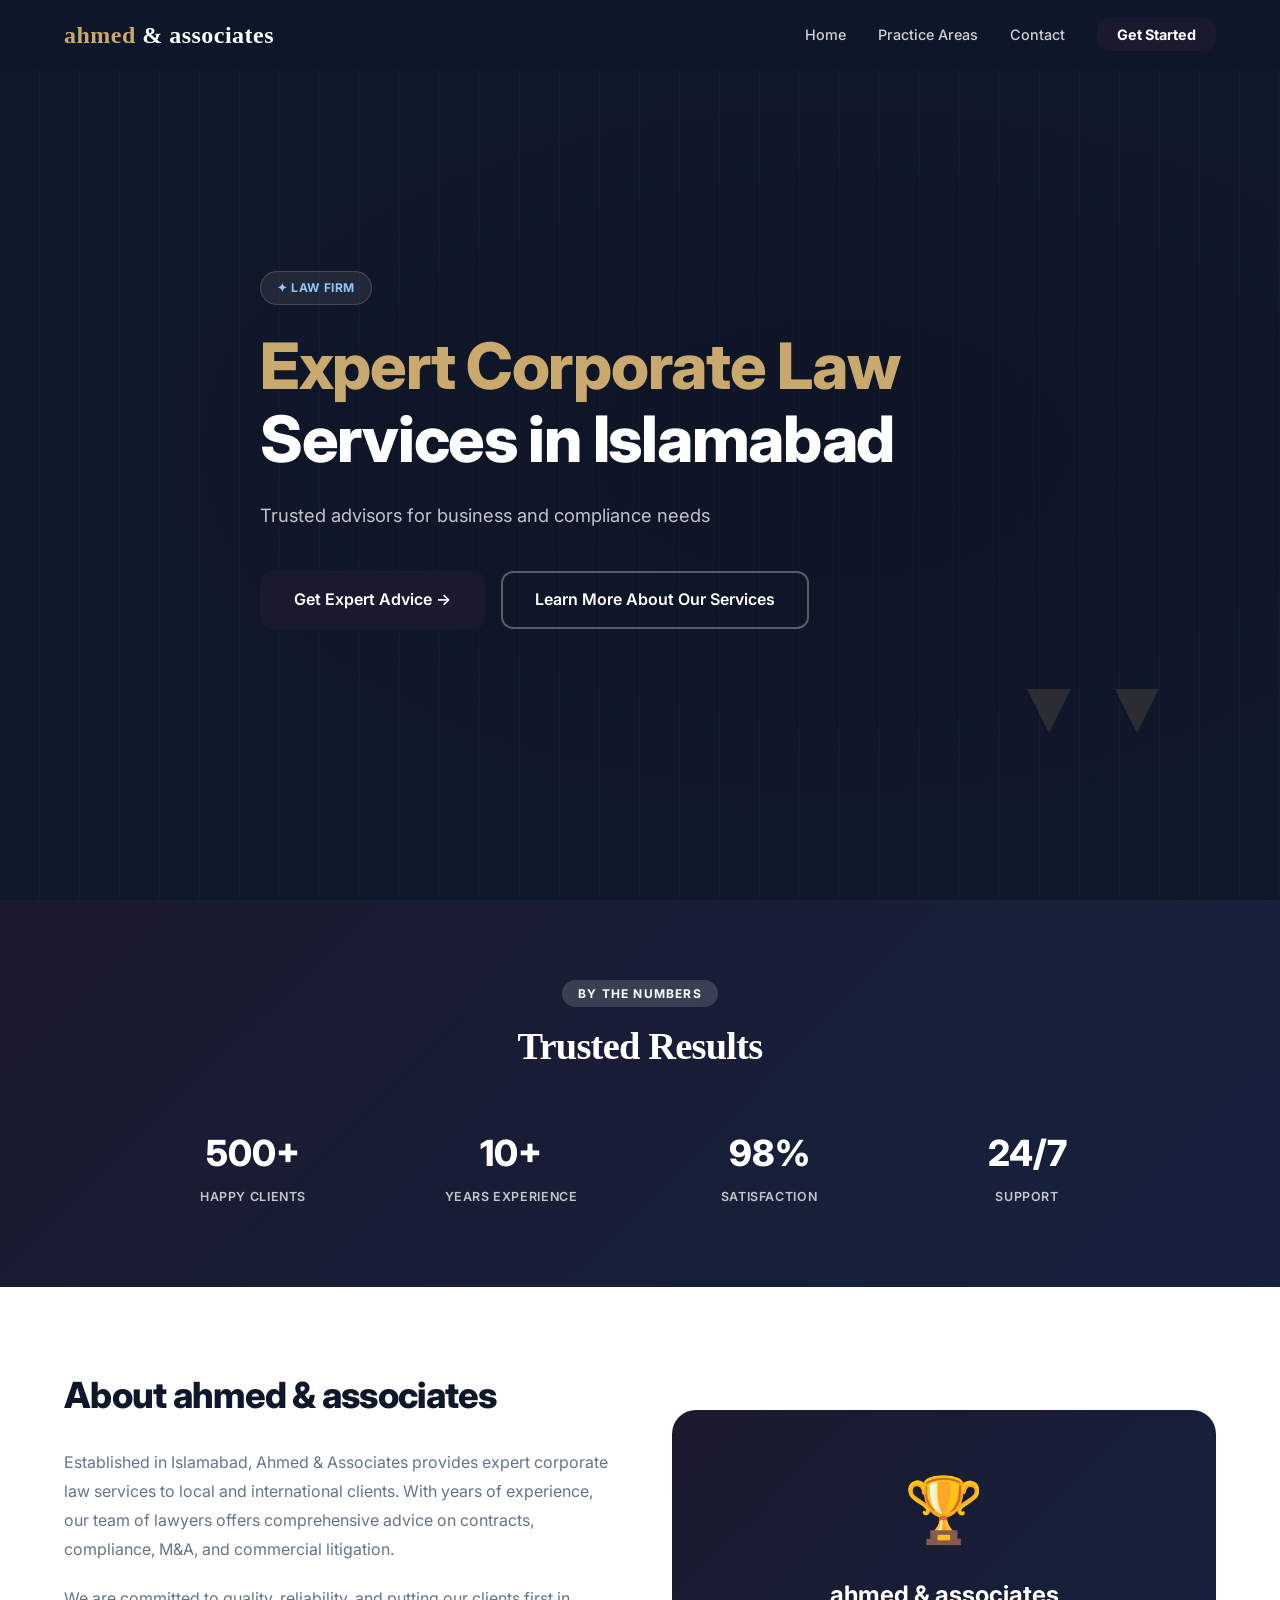
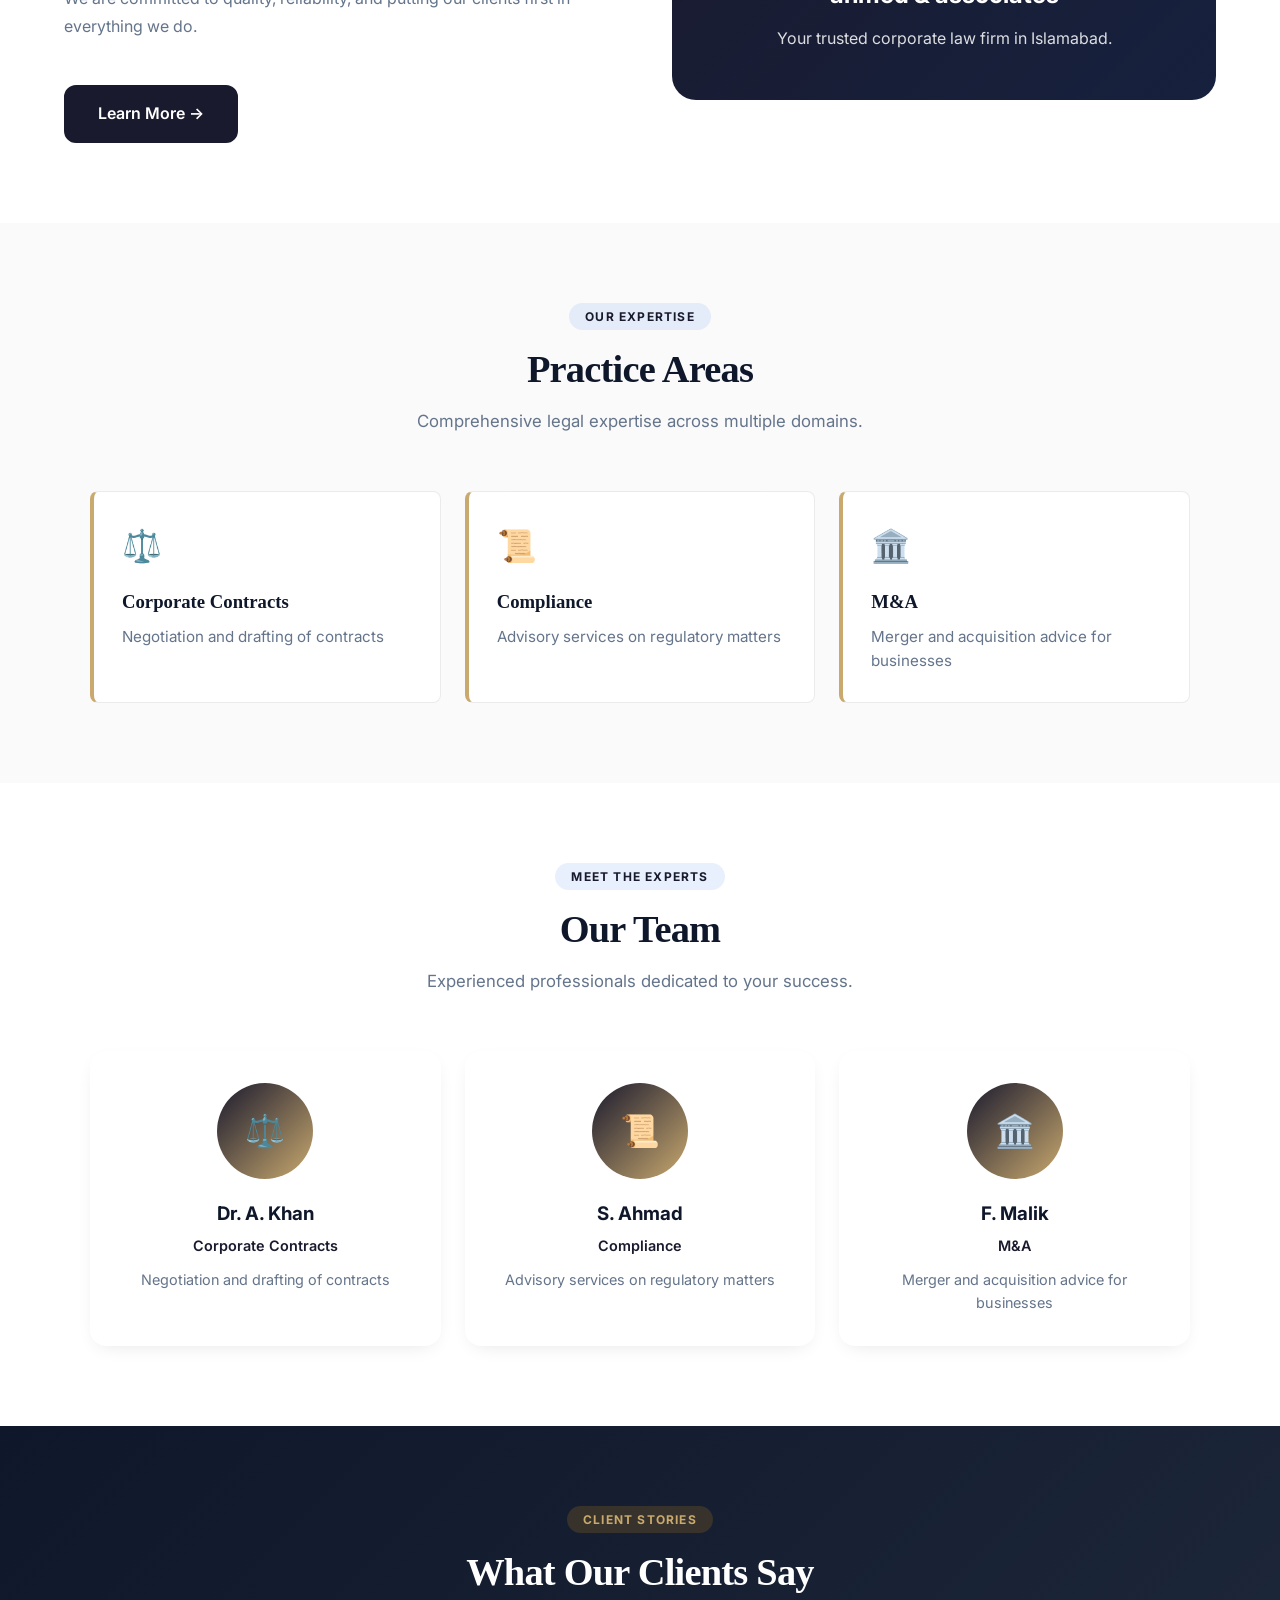
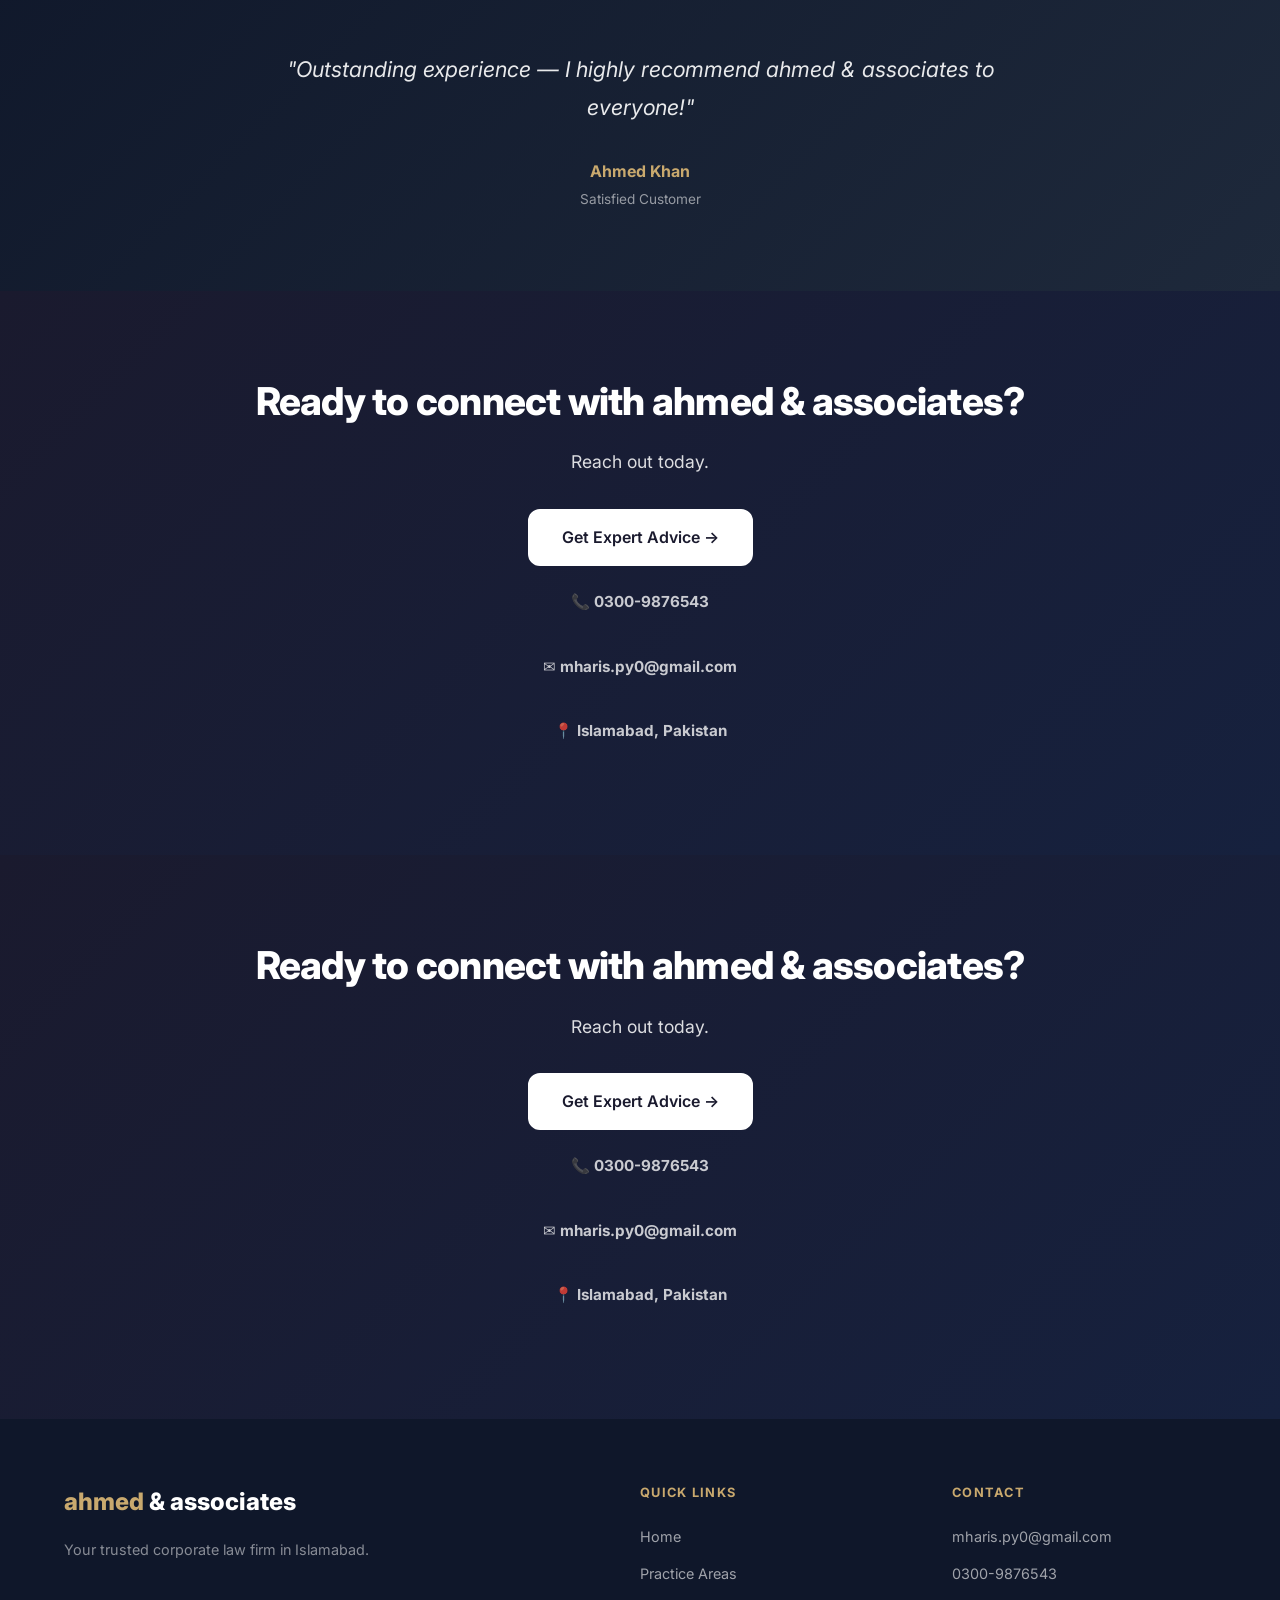
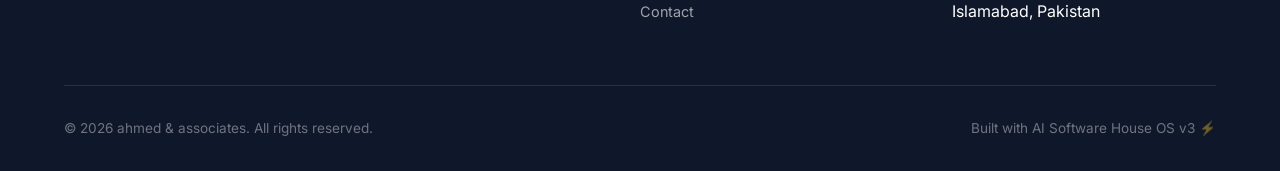
<file: index.html>
<!DOCTYPE html>
<html lang="en">
<head>
  <meta charset="UTF-8">
  <meta name="viewport" content="width=device-width,initial-scale=1.0">
  <title>ahmed & associates - LAW FIRM</title>
  <meta name="description" content="Trusted advisors for business and compliance needs">
  <link rel="preconnect" href="https://fonts.googleapis.com">
  <link href="https://fonts.googleapis.com/css2?family=Inter:wght@400;500;600;700;800&display=swap" rel="stylesheet">
  <link rel="stylesheet" href="styles.css">
</head>
<body>

  <nav class="navbar">
    <div class="container nav-inner">
      <div class="nav-brand"><span>ahmed</span> & associates</div>
      <ul class="nav-links">
          <li><a href="index.html">Home</a></li>
          <li><a href="practice-areas.html">Practice Areas</a></li>
          <li><a href="contact.html">Contact</a></li>
          <li><a href="#contact" class="nav-cta">Get Started</a></li>
      </ul>
      <div class="hamburger"><span></span><span></span><span></span></div>
    </div>
  </nav>

  
  <section class="hero" id="home">
    <div class="hero-deco" aria-hidden="true"><svg viewBox="0 0 200 200" xmlns="http://www.w3.org/2000/svg">
      <path d="M100 30 L 100 180 M60 60 L 140 60 M50 90 Q 60 130 70 90 M130 90 Q 140 130 150 90 M85 175 L 115 175" stroke="currentColor" stroke-width="2" fill="none"/>
      <path d="M40 90 L 80 90 L 60 130 Z" />
      <path d="M120 90 L 160 90 L 140 130 Z" />
    </svg></div>
    <div class="container">
      <div class="hero-content">
        <div class="hero-badge">✦ LAW FIRM</div>
        <h1><em>Expert Corporate Law</em> Services in Islamabad</h1>
        <p class="hero-sub">Trusted advisors for business and compliance needs</p>
        <div class="hero-btns">
          <a href="#contact" class="btn btn-primary">Get Expert Advice →</a>
          <a href="#services" class="btn btn-outline">Learn More About Our Services</a>
        </div>
      </div>
    </div>
  </section>

  <section id="stats" style="background:linear-gradient(135deg,var(--primary) 0%,var(--secondary) 100%);color:var(--white);padding:5rem 0">
    <div class="container">
      <div class="section-header" style="color:var(--white)">
        <span class="section-tag" style="background:rgba(255,255,255,.15);color:var(--white);border-color:rgba(255,255,255,.25)">By the Numbers</span>
        <h2 style="color:var(--white);margin-bottom:0">Trusted Results</h2>
      </div>
      <div class="stats-grid" style="max-width:1000px;margin:2rem auto 0;color:var(--white);display:grid;grid-template-columns:repeat(auto-fit,minmax(200px,1fr));gap:2rem;text-align:center"><div class="stat-item"><span class="stat-number">500+</span><div class="stat-label">Happy Clients</div></div><div class="stat-item"><span class="stat-number">10+</span><div class="stat-label">Years Experience</div></div><div class="stat-item"><span class="stat-number">98%</span><div class="stat-label">Satisfaction</div></div><div class="stat-item"><span class="stat-number">24/7</span><div class="stat-label">Support</div></div></div>
    </div>
  </section>

  <section id="about">
    <div class="container">
      <div class="about-grid">
        <div class="about-content fade-in">
          <h2>About ahmed & associates</h2>
          <p>Established in Islamabad, Ahmed & Associates provides expert corporate law services to local and international clients. With years of experience, our team of lawyers offers comprehensive advice on contracts, compliance, M&A, and commercial litigation.</p>
          <p>We are committed to quality, reliability, and putting our clients first in everything we do.</p>
          <a href="#contact" class="btn btn-primary" style="margin-top:1.5rem">Learn More →</a>
        </div>
        <div class="about-visual fade-in">
          <div class="about-visual-icon">🏆</div>
          <h3>ahmed & associates</h3>
          <p>Your trusted corporate law firm in Islamabad.</p>
        </div>
      </div>
    </div>
  </section>

  <section id="practice-areas" style="background:#fafafa">
    <div class="container">
      <div class="section-header">
        <span class="section-tag">Our Expertise</span>
        <h2>Practice Areas</h2>
        <p>Comprehensive legal expertise across multiple domains.</p>
      </div>
      <div style="display:grid;grid-template-columns:repeat(auto-fit,minmax(300px,1fr));gap:1.5rem;max-width:1100px;margin:0 auto">
        
        <div class="practice-area fade-in" style="border:1px solid rgba(0,0,0,.08);border-left:4px solid var(--accent);border-radius:.5rem;padding:1.75rem;background:var(--white);transition:all .3s ease">
          <div style="font-size:2rem;margin-bottom:1rem;color:var(--primary)">⚖️</div>
          <h3 style="margin:0 0 .5rem 0;color:var(--dark);font-family:Georgia,serif">Corporate Contracts</h3>
          <p style="margin:0;color:var(--gray);line-height:1.6;font-size:.95rem">Negotiation and drafting of contracts</p>
        </div>
        <div class="practice-area fade-in" style="border:1px solid rgba(0,0,0,.08);border-left:4px solid var(--accent);border-radius:.5rem;padding:1.75rem;background:var(--white);transition:all .3s ease">
          <div style="font-size:2rem;margin-bottom:1rem;color:var(--primary)">📜</div>
          <h3 style="margin:0 0 .5rem 0;color:var(--dark);font-family:Georgia,serif">Compliance</h3>
          <p style="margin:0;color:var(--gray);line-height:1.6;font-size:.95rem">Advisory services on regulatory matters</p>
        </div>
        <div class="practice-area fade-in" style="border:1px solid rgba(0,0,0,.08);border-left:4px solid var(--accent);border-radius:.5rem;padding:1.75rem;background:var(--white);transition:all .3s ease">
          <div style="font-size:2rem;margin-bottom:1rem;color:var(--primary)">🏛️</div>
          <h3 style="margin:0 0 .5rem 0;color:var(--dark);font-family:Georgia,serif">M&A</h3>
          <p style="margin:0;color:var(--gray);line-height:1.6;font-size:.95rem">Merger and acquisition advice for businesses</p>
        </div>
      </div>
    </div>
  </section>

  <section id="team">
    <div class="container">
      <div class="section-header">
        <span class="section-tag">Meet the Experts</span>
        <h2>Our Team</h2>
        <p>Experienced professionals dedicated to your success.</p>
      </div>
      <div style="display:grid;grid-template-columns:repeat(auto-fit,minmax(280px,1fr));gap:1.5rem;max-width:1100px;margin:0 auto">
        
          <div class="team-card fade-in" style="text-align:center;background:var(--white);border-radius:1rem;padding:2rem 1.5rem;box-shadow:0 6px 20px -8px rgba(0,0,0,.12)">
            <div style="width:96px;height:96px;border-radius:50%;background:linear-gradient(135deg,var(--primary),var(--accent));display:flex;align-items:center;justify-content:center;font-size:2rem;color:var(--white);margin:0 auto 1.25rem">
              ⚖️
            </div>
            <h3 style="margin:0 0 .35rem;color:var(--dark)">Dr. A. Khan</h3>
            <div style="color:var(--primary);font-weight:600;font-size:.9rem;margin-bottom:.75rem">Corporate Contracts</div>
            <p style="margin:0;color:var(--gray);font-size:.9rem;line-height:1.55">Negotiation and drafting of contracts</p>
          </div>
          <div class="team-card fade-in" style="text-align:center;background:var(--white);border-radius:1rem;padding:2rem 1.5rem;box-shadow:0 6px 20px -8px rgba(0,0,0,.12)">
            <div style="width:96px;height:96px;border-radius:50%;background:linear-gradient(135deg,var(--primary),var(--accent));display:flex;align-items:center;justify-content:center;font-size:2rem;color:var(--white);margin:0 auto 1.25rem">
              📜
            </div>
            <h3 style="margin:0 0 .35rem;color:var(--dark)">S. Ahmad</h3>
            <div style="color:var(--primary);font-weight:600;font-size:.9rem;margin-bottom:.75rem">Compliance</div>
            <p style="margin:0;color:var(--gray);font-size:.9rem;line-height:1.55">Advisory services on regulatory matters</p>
          </div>
          <div class="team-card fade-in" style="text-align:center;background:var(--white);border-radius:1rem;padding:2rem 1.5rem;box-shadow:0 6px 20px -8px rgba(0,0,0,.12)">
            <div style="width:96px;height:96px;border-radius:50%;background:linear-gradient(135deg,var(--primary),var(--accent));display:flex;align-items:center;justify-content:center;font-size:2rem;color:var(--white);margin:0 auto 1.25rem">
              🏛️
            </div>
            <h3 style="margin:0 0 .35rem;color:var(--dark)">F. Malik</h3>
            <div style="color:var(--primary);font-weight:600;font-size:.9rem;margin-bottom:.75rem">M&A</div>
            <p style="margin:0;color:var(--gray);font-size:.9rem;line-height:1.55">Merger and acquisition advice for businesses</p>
          </div>
      </div>
    </div>
  </section>

  <section class="testimonial-section" id="testimonials">
    <div class="container">
      <div class="section-header">
        <span class="section-tag" style="background:rgba(245,158,11,.15);color:var(--accent)">Client Stories</span>
        <h2 style="color:var(--white)">What Our Clients Say</h2>
      </div>
      <p class="test-quote fade-in">"Outstanding experience — I highly recommend ahmed & associates to everyone!"</p>
      <p class="test-author">Ahmed Khan</p>
      <p class="test-role">Satisfied Customer</p>
    </div>
  </section>

  <section class="cta-section" id="contact">
    <div class="container">
      <h2>Ready to connect with ahmed & associates?</h2>
      <p>Reach out today.</p>
      <a href="tel:0300-9876543" class="btn btn-white">Get Expert Advice →</a>
      <div class="contact-info">
        <p>📞 <strong><a href="tel:0300-9876543" style="color:inherit;text-decoration:none">0300-9876543</a></strong></p>
        <p>✉ <strong><a href="mailto:mharis.py0@gmail.com" style="color:inherit;text-decoration:none">mharis.py0@gmail.com</a></strong></p>
        <p>📍 <strong>Islamabad, Pakistan</strong></p>
      </div>
    </div>
  </section>

  <section class="cta-section" id="contact">
    <div class="container">
      <h2>Ready to connect with ahmed & associates?</h2>
      <p>Reach out today.</p>
      <a href="tel:0300-9876543" class="btn btn-white">Get Expert Advice →</a>
      <div class="contact-info">
        <p>📞 <strong><a href="tel:0300-9876543" style="color:inherit;text-decoration:none">0300-9876543</a></strong></p>
        <p>✉ <strong><a href="mailto:mharis.py0@gmail.com" style="color:inherit;text-decoration:none">mharis.py0@gmail.com</a></strong></p>
        <p>📍 <strong>Islamabad, Pakistan</strong></p>
      </div>
    </div>
  </section>

  <footer class="footer">
    <div class="container">
      <div class="footer-grid">
        <div>
          <div class="footer-brand"><span>ahmed</span> & associates</div>
          <p class="footer-tagline">Your trusted corporate law firm in Islamabad.</p>
        </div>
        <div class="footer-col">
          <h4>Quick Links</h4>
          <ul>
            <li><a href="index.html">Home</a></li>
            <li><a href="practice-areas.html">Practice Areas</a></li>
            <li><a href="contact.html">Contact</a></li>
          </ul>
        </div>
        <div class="footer-col">
          <h4>Contact</h4>
          <ul>
            <li><a href="mailto:mharis.py0@gmail.com">mharis.py0@gmail.com</a></li>
            <li><a href="tel:0300-9876543">0300-9876543</a></li>
            <li>Islamabad, Pakistan</li>
          </ul>
        </div>
      </div>
      <div class="footer-bottom">
        <p>© 2026 ahmed & associates. All rights reserved.</p>
        <p>Built with AI Software House OS v3 ⚡</p>
      </div>
    </div>
  </footer>

  <script src="script.js"></script>
</body>
</html>
</file>
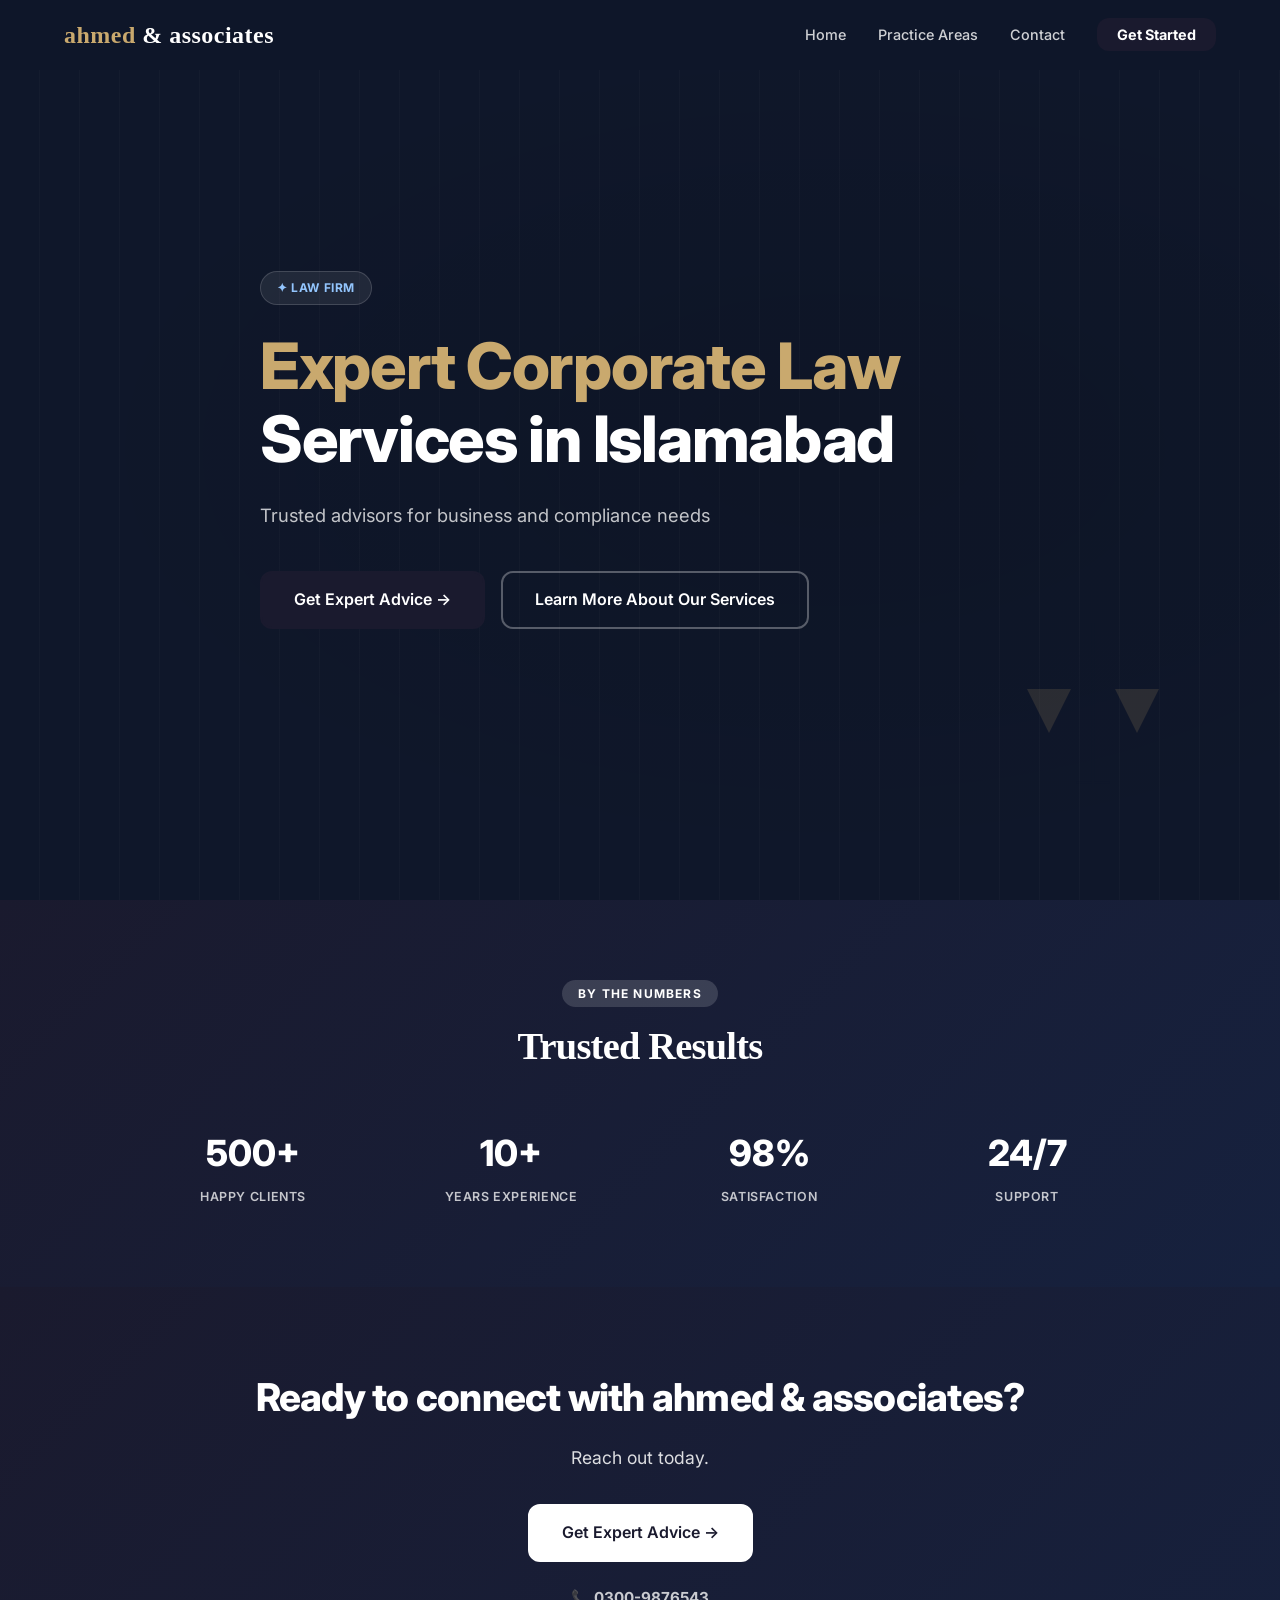
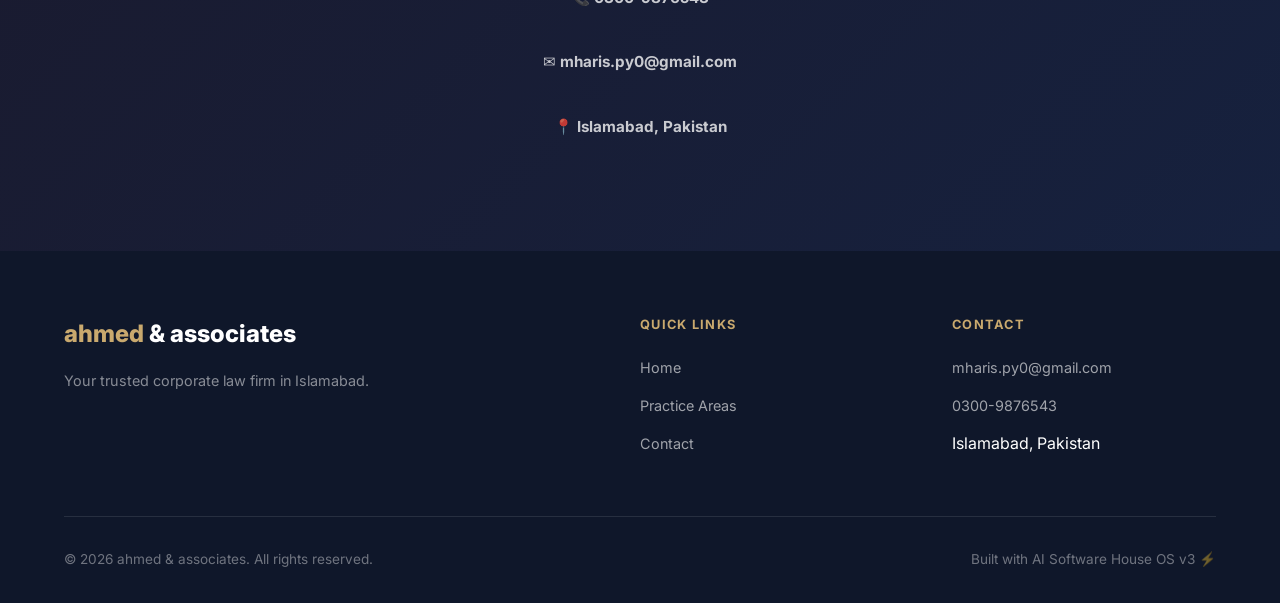
<file: contact.html>
<!DOCTYPE html>
<html lang="en">
<head>
  <meta charset="UTF-8">
  <meta name="viewport" content="width=device-width,initial-scale=1.0">
  <title>Contact - ahmed & associates</title>
  <meta name="description" content="Trusted advisors for business and compliance needs">
  <link rel="preconnect" href="https://fonts.googleapis.com">
  <link href="https://fonts.googleapis.com/css2?family=Inter:wght@400;500;600;700;800&display=swap" rel="stylesheet">
  <link rel="stylesheet" href="styles.css">
</head>
<body>

  <nav class="navbar">
    <div class="container nav-inner">
      <div class="nav-brand"><a href="index.html"><span>ahmed</span> & associates</a></div>
      <ul class="nav-links">
          <li><a href="index.html">Home</a></li>
          <li><a href="practice-areas.html">Practice Areas</a></li>
          <li><a href="contact.html">Contact</a></li>
          <li><a href="index.html#contact" class="nav-cta">Get Started</a></li>
      </ul>
      <div class="hamburger"><span></span><span></span><span></span></div>
    </div>
  </nav>

  
  <section class="hero" id="home">
    <div class="hero-deco" aria-hidden="true"><svg viewBox="0 0 200 200" xmlns="http://www.w3.org/2000/svg">
      <path d="M100 30 L 100 180 M60 60 L 140 60 M50 90 Q 60 130 70 90 M130 90 Q 140 130 150 90 M85 175 L 115 175" stroke="currentColor" stroke-width="2" fill="none"/>
      <path d="M40 90 L 80 90 L 60 130 Z" />
      <path d="M120 90 L 160 90 L 140 130 Z" />
    </svg></div>
    <div class="container">
      <div class="hero-content">
        <div class="hero-badge">✦ LAW FIRM</div>
        <h1><em>Expert Corporate Law</em> Services in Islamabad</h1>
        <p class="hero-sub">Trusted advisors for business and compliance needs</p>
        <div class="hero-btns">
          <a href="#contact" class="btn btn-primary">Get Expert Advice →</a>
          <a href="#services" class="btn btn-outline">Learn More About Our Services</a>
        </div>
      </div>
    </div>
  </section>

  <section id="stats" style="background:linear-gradient(135deg,var(--primary) 0%,var(--secondary) 100%);color:var(--white);padding:5rem 0">
    <div class="container">
      <div class="section-header" style="color:var(--white)">
        <span class="section-tag" style="background:rgba(255,255,255,.15);color:var(--white);border-color:rgba(255,255,255,.25)">By the Numbers</span>
        <h2 style="color:var(--white);margin-bottom:0">Trusted Results</h2>
      </div>
      <div class="stats-grid" style="max-width:1000px;margin:2rem auto 0;color:var(--white);display:grid;grid-template-columns:repeat(auto-fit,minmax(200px,1fr));gap:2rem;text-align:center"><div class="stat-item"><span class="stat-number">500+</span><div class="stat-label">Happy Clients</div></div><div class="stat-item"><span class="stat-number">10+</span><div class="stat-label">Years Experience</div></div><div class="stat-item"><span class="stat-number">98%</span><div class="stat-label">Satisfaction</div></div><div class="stat-item"><span class="stat-number">24/7</span><div class="stat-label">Support</div></div></div>
    </div>
  </section>

  <section class="cta-section" id="contact">
    <div class="container">
      <h2>Ready to connect with ahmed & associates?</h2>
      <p>Reach out today.</p>
      <a href="tel:0300-9876543" class="btn btn-white">Get Expert Advice →</a>
      <div class="contact-info">
        <p>📞 <strong><a href="tel:0300-9876543" style="color:inherit;text-decoration:none">0300-9876543</a></strong></p>
        <p>✉ <strong><a href="mailto:mharis.py0@gmail.com" style="color:inherit;text-decoration:none">mharis.py0@gmail.com</a></strong></p>
        <p>📍 <strong>Islamabad, Pakistan</strong></p>
      </div>
    </div>
  </section>

  <footer class="footer">
    <div class="container">
      <div class="footer-grid">
        <div>
          <div class="footer-brand"><span>ahmed</span> & associates</div>
          <p class="footer-tagline">Your trusted corporate law firm in Islamabad.</p>
        </div>
        <div class="footer-col">
          <h4>Quick Links</h4>
          <ul>
            <li><a href="index.html">Home</a></li>
            <li><a href="practice-areas.html">Practice Areas</a></li>
            <li><a href="contact.html">Contact</a></li>
          </ul>
        </div>
        <div class="footer-col">
          <h4>Contact</h4>
          <ul>
            <li><a href="mailto:mharis.py0@gmail.com">mharis.py0@gmail.com</a></li>
            <li><a href="tel:0300-9876543">0300-9876543</a></li>
            <li>Islamabad, Pakistan</li>
          </ul>
        </div>
      </div>
      <div class="footer-bottom">
        <p>© 2026 ahmed & associates. All rights reserved.</p>
        <p>Built with AI Software House OS v3 ⚡</p>
      </div>
    </div>
  </footer>

  <script src="script.js"></script>
</body>
</html>
</file>
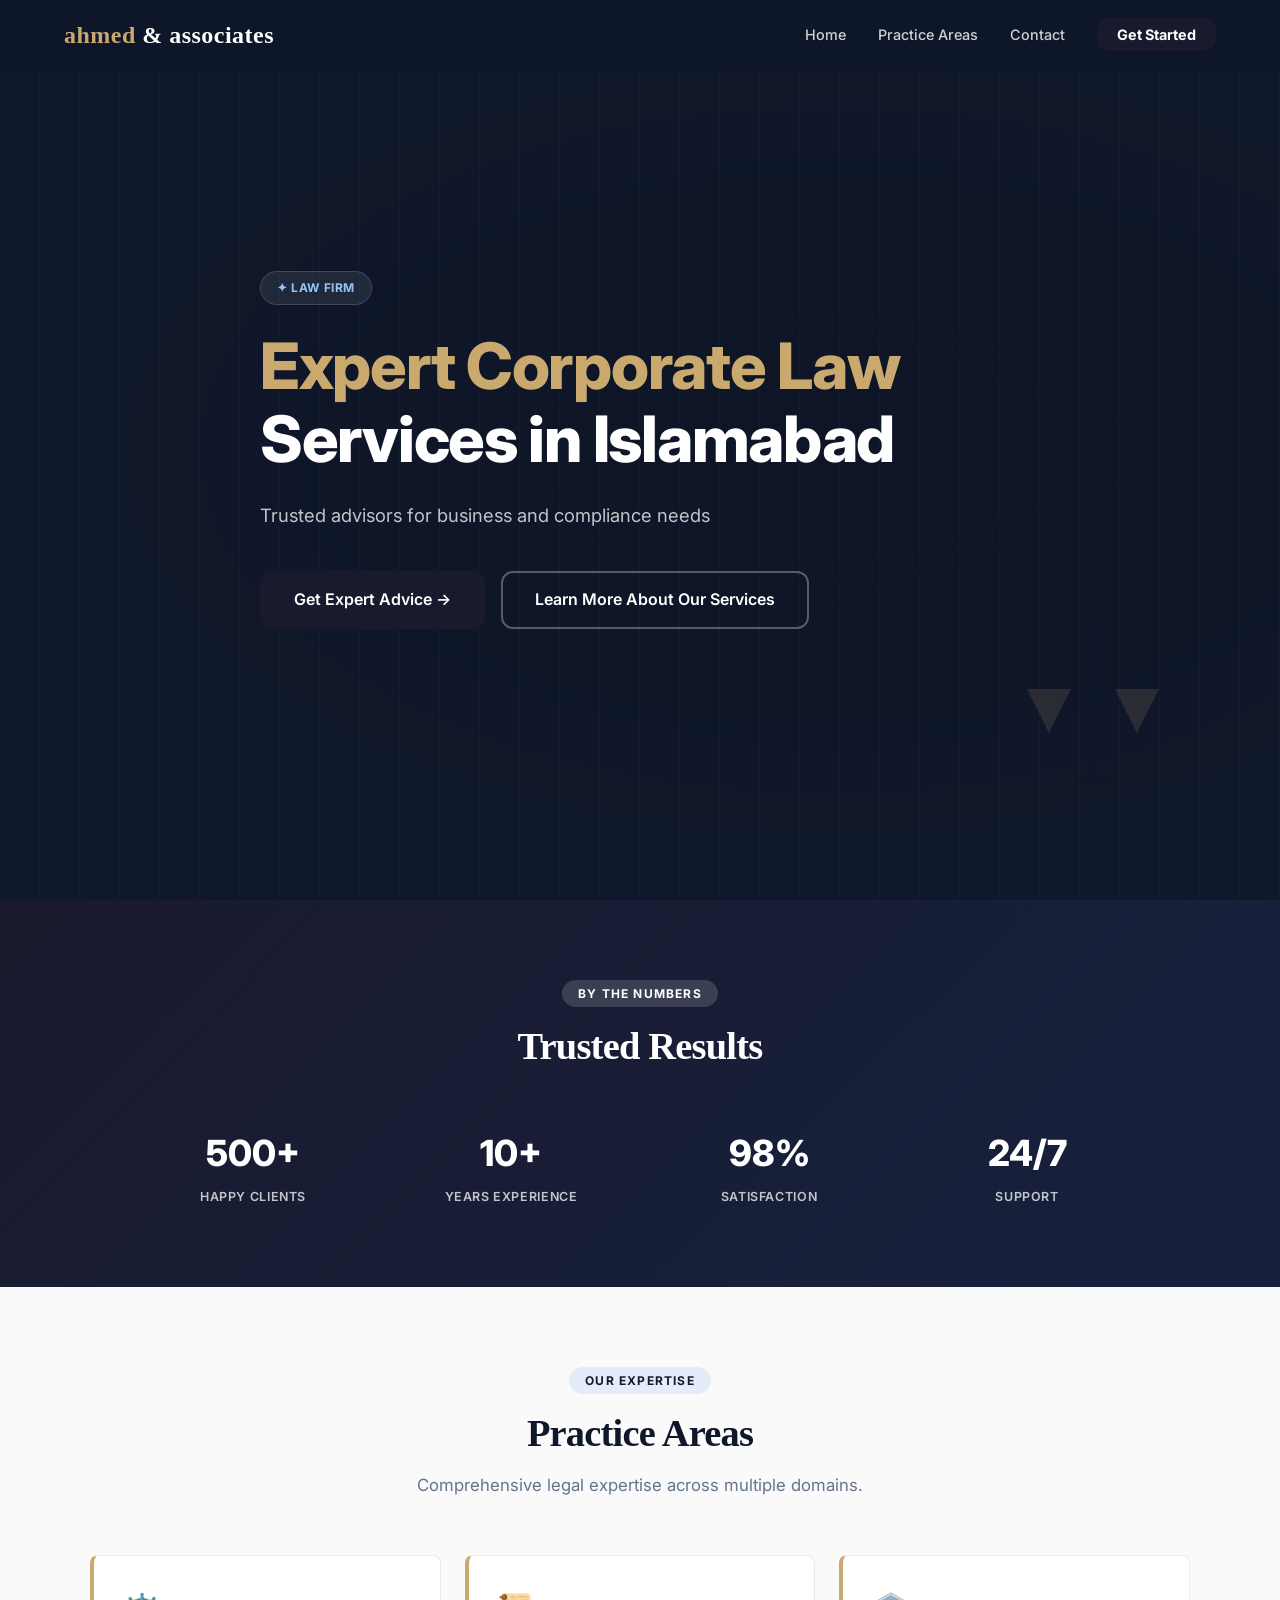
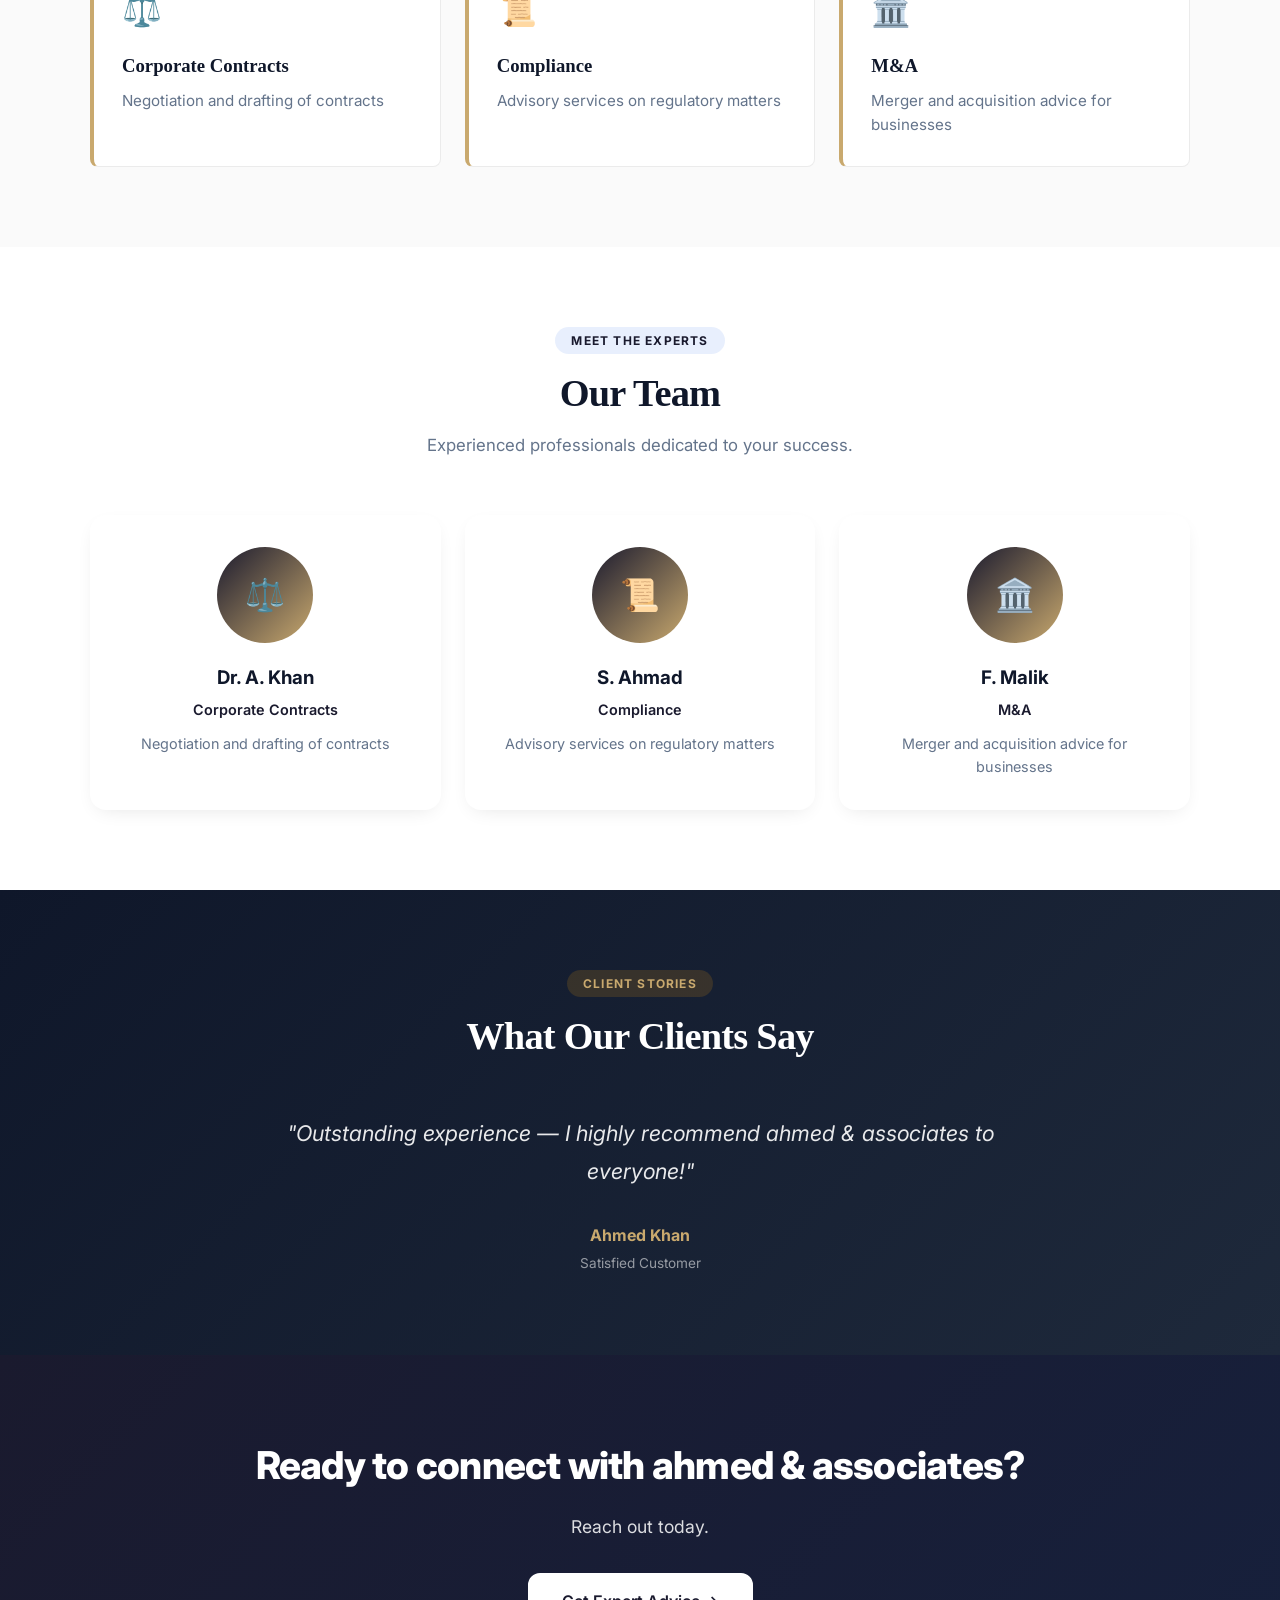
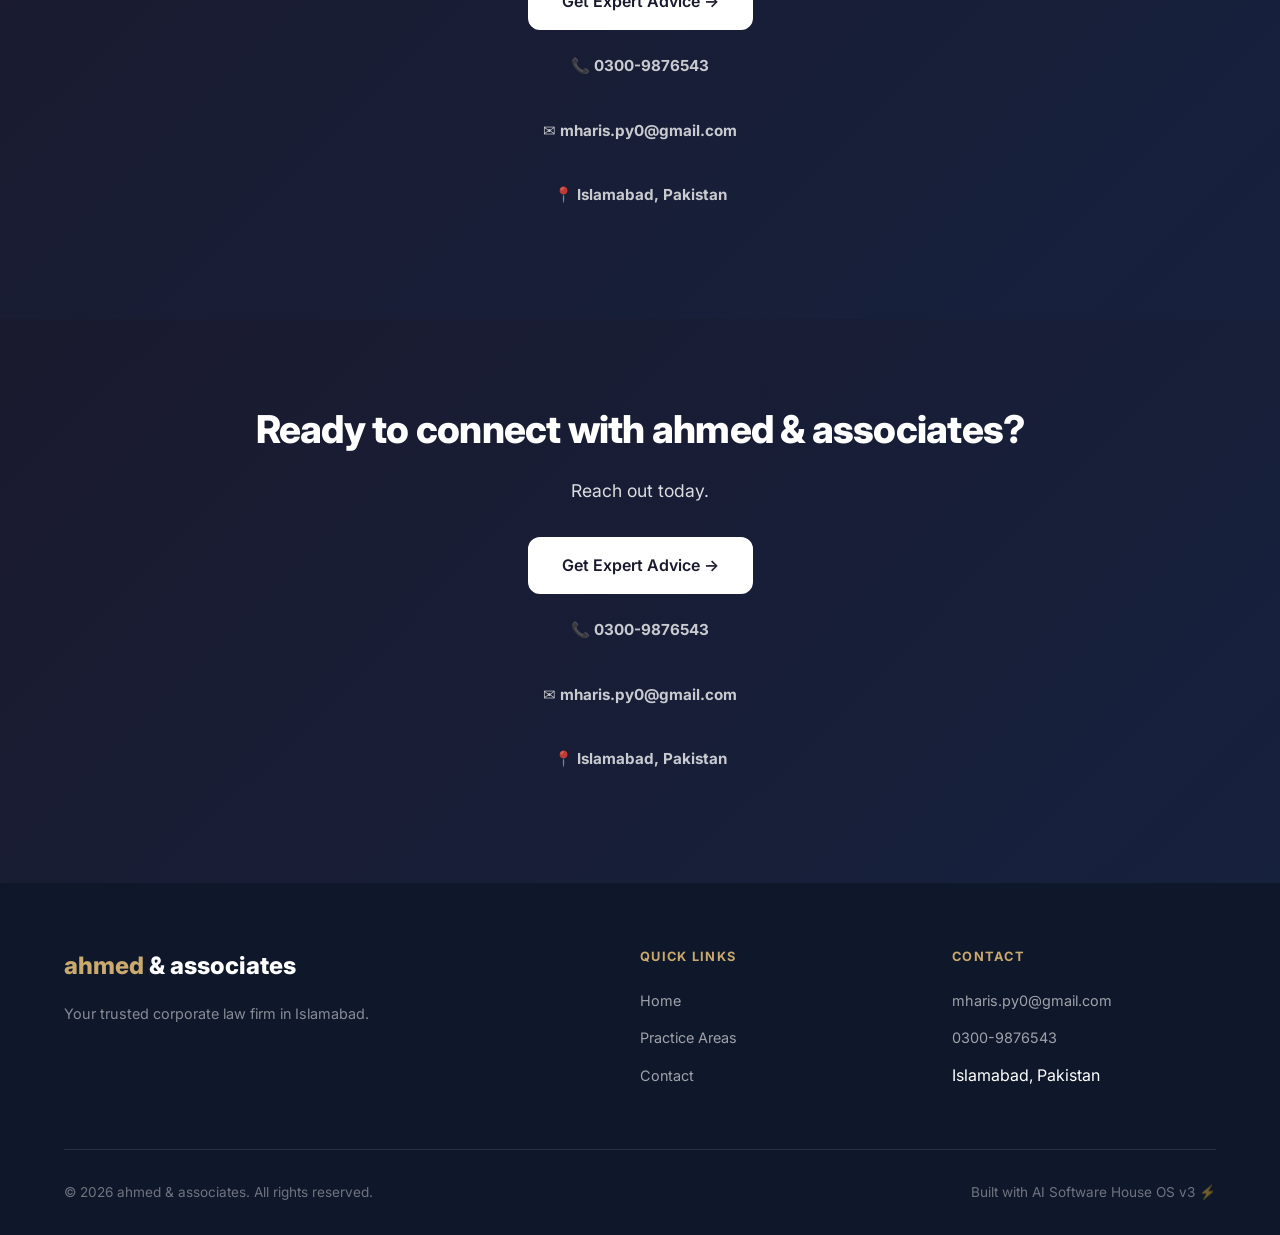
<file: practice-areas.html>
<!DOCTYPE html>
<html lang="en">
<head>
  <meta charset="UTF-8">
  <meta name="viewport" content="width=device-width,initial-scale=1.0">
  <title>Practice Areas - ahmed & associates</title>
  <meta name="description" content="Trusted advisors for business and compliance needs">
  <link rel="preconnect" href="https://fonts.googleapis.com">
  <link href="https://fonts.googleapis.com/css2?family=Inter:wght@400;500;600;700;800&display=swap" rel="stylesheet">
  <link rel="stylesheet" href="styles.css">
</head>
<body>

  <nav class="navbar">
    <div class="container nav-inner">
      <div class="nav-brand"><a href="index.html"><span>ahmed</span> & associates</a></div>
      <ul class="nav-links">
          <li><a href="index.html">Home</a></li>
          <li><a href="practice-areas.html">Practice Areas</a></li>
          <li><a href="contact.html">Contact</a></li>
          <li><a href="index.html#contact" class="nav-cta">Get Started</a></li>
      </ul>
      <div class="hamburger"><span></span><span></span><span></span></div>
    </div>
  </nav>

  
  <section class="hero" id="home">
    <div class="hero-deco" aria-hidden="true"><svg viewBox="0 0 200 200" xmlns="http://www.w3.org/2000/svg">
      <path d="M100 30 L 100 180 M60 60 L 140 60 M50 90 Q 60 130 70 90 M130 90 Q 140 130 150 90 M85 175 L 115 175" stroke="currentColor" stroke-width="2" fill="none"/>
      <path d="M40 90 L 80 90 L 60 130 Z" />
      <path d="M120 90 L 160 90 L 140 130 Z" />
    </svg></div>
    <div class="container">
      <div class="hero-content">
        <div class="hero-badge">✦ LAW FIRM</div>
        <h1><em>Expert Corporate Law</em> Services in Islamabad</h1>
        <p class="hero-sub">Trusted advisors for business and compliance needs</p>
        <div class="hero-btns">
          <a href="#contact" class="btn btn-primary">Get Expert Advice →</a>
          <a href="#services" class="btn btn-outline">Learn More About Our Services</a>
        </div>
      </div>
    </div>
  </section>

  <section id="stats" style="background:linear-gradient(135deg,var(--primary) 0%,var(--secondary) 100%);color:var(--white);padding:5rem 0">
    <div class="container">
      <div class="section-header" style="color:var(--white)">
        <span class="section-tag" style="background:rgba(255,255,255,.15);color:var(--white);border-color:rgba(255,255,255,.25)">By the Numbers</span>
        <h2 style="color:var(--white);margin-bottom:0">Trusted Results</h2>
      </div>
      <div class="stats-grid" style="max-width:1000px;margin:2rem auto 0;color:var(--white);display:grid;grid-template-columns:repeat(auto-fit,minmax(200px,1fr));gap:2rem;text-align:center"><div class="stat-item"><span class="stat-number">500+</span><div class="stat-label">Happy Clients</div></div><div class="stat-item"><span class="stat-number">10+</span><div class="stat-label">Years Experience</div></div><div class="stat-item"><span class="stat-number">98%</span><div class="stat-label">Satisfaction</div></div><div class="stat-item"><span class="stat-number">24/7</span><div class="stat-label">Support</div></div></div>
    </div>
  </section>

  <section id="practice-areas" style="background:#fafafa">
    <div class="container">
      <div class="section-header">
        <span class="section-tag">Our Expertise</span>
        <h2>Practice Areas</h2>
        <p>Comprehensive legal expertise across multiple domains.</p>
      </div>
      <div style="display:grid;grid-template-columns:repeat(auto-fit,minmax(300px,1fr));gap:1.5rem;max-width:1100px;margin:0 auto">
        
        <div class="practice-area fade-in" style="border:1px solid rgba(0,0,0,.08);border-left:4px solid var(--accent);border-radius:.5rem;padding:1.75rem;background:var(--white);transition:all .3s ease">
          <div style="font-size:2rem;margin-bottom:1rem;color:var(--primary)">⚖️</div>
          <h3 style="margin:0 0 .5rem 0;color:var(--dark);font-family:Georgia,serif">Corporate Contracts</h3>
          <p style="margin:0;color:var(--gray);line-height:1.6;font-size:.95rem">Negotiation and drafting of contracts</p>
        </div>
        <div class="practice-area fade-in" style="border:1px solid rgba(0,0,0,.08);border-left:4px solid var(--accent);border-radius:.5rem;padding:1.75rem;background:var(--white);transition:all .3s ease">
          <div style="font-size:2rem;margin-bottom:1rem;color:var(--primary)">📜</div>
          <h3 style="margin:0 0 .5rem 0;color:var(--dark);font-family:Georgia,serif">Compliance</h3>
          <p style="margin:0;color:var(--gray);line-height:1.6;font-size:.95rem">Advisory services on regulatory matters</p>
        </div>
        <div class="practice-area fade-in" style="border:1px solid rgba(0,0,0,.08);border-left:4px solid var(--accent);border-radius:.5rem;padding:1.75rem;background:var(--white);transition:all .3s ease">
          <div style="font-size:2rem;margin-bottom:1rem;color:var(--primary)">🏛️</div>
          <h3 style="margin:0 0 .5rem 0;color:var(--dark);font-family:Georgia,serif">M&A</h3>
          <p style="margin:0;color:var(--gray);line-height:1.6;font-size:.95rem">Merger and acquisition advice for businesses</p>
        </div>
      </div>
    </div>
  </section>

  <section id="team">
    <div class="container">
      <div class="section-header">
        <span class="section-tag">Meet the Experts</span>
        <h2>Our Team</h2>
        <p>Experienced professionals dedicated to your success.</p>
      </div>
      <div style="display:grid;grid-template-columns:repeat(auto-fit,minmax(280px,1fr));gap:1.5rem;max-width:1100px;margin:0 auto">
        
          <div class="team-card fade-in" style="text-align:center;background:var(--white);border-radius:1rem;padding:2rem 1.5rem;box-shadow:0 6px 20px -8px rgba(0,0,0,.12)">
            <div style="width:96px;height:96px;border-radius:50%;background:linear-gradient(135deg,var(--primary),var(--accent));display:flex;align-items:center;justify-content:center;font-size:2rem;color:var(--white);margin:0 auto 1.25rem">
              ⚖️
            </div>
            <h3 style="margin:0 0 .35rem;color:var(--dark)">Dr. A. Khan</h3>
            <div style="color:var(--primary);font-weight:600;font-size:.9rem;margin-bottom:.75rem">Corporate Contracts</div>
            <p style="margin:0;color:var(--gray);font-size:.9rem;line-height:1.55">Negotiation and drafting of contracts</p>
          </div>
          <div class="team-card fade-in" style="text-align:center;background:var(--white);border-radius:1rem;padding:2rem 1.5rem;box-shadow:0 6px 20px -8px rgba(0,0,0,.12)">
            <div style="width:96px;height:96px;border-radius:50%;background:linear-gradient(135deg,var(--primary),var(--accent));display:flex;align-items:center;justify-content:center;font-size:2rem;color:var(--white);margin:0 auto 1.25rem">
              📜
            </div>
            <h3 style="margin:0 0 .35rem;color:var(--dark)">S. Ahmad</h3>
            <div style="color:var(--primary);font-weight:600;font-size:.9rem;margin-bottom:.75rem">Compliance</div>
            <p style="margin:0;color:var(--gray);font-size:.9rem;line-height:1.55">Advisory services on regulatory matters</p>
          </div>
          <div class="team-card fade-in" style="text-align:center;background:var(--white);border-radius:1rem;padding:2rem 1.5rem;box-shadow:0 6px 20px -8px rgba(0,0,0,.12)">
            <div style="width:96px;height:96px;border-radius:50%;background:linear-gradient(135deg,var(--primary),var(--accent));display:flex;align-items:center;justify-content:center;font-size:2rem;color:var(--white);margin:0 auto 1.25rem">
              🏛️
            </div>
            <h3 style="margin:0 0 .35rem;color:var(--dark)">F. Malik</h3>
            <div style="color:var(--primary);font-weight:600;font-size:.9rem;margin-bottom:.75rem">M&A</div>
            <p style="margin:0;color:var(--gray);font-size:.9rem;line-height:1.55">Merger and acquisition advice for businesses</p>
          </div>
      </div>
    </div>
  </section>

  <section class="testimonial-section" id="testimonials">
    <div class="container">
      <div class="section-header">
        <span class="section-tag" style="background:rgba(245,158,11,.15);color:var(--accent)">Client Stories</span>
        <h2 style="color:var(--white)">What Our Clients Say</h2>
      </div>
      <p class="test-quote fade-in">"Outstanding experience — I highly recommend ahmed & associates to everyone!"</p>
      <p class="test-author">Ahmed Khan</p>
      <p class="test-role">Satisfied Customer</p>
    </div>
  </section>

  <section class="cta-section" id="contact">
    <div class="container">
      <h2>Ready to connect with ahmed & associates?</h2>
      <p>Reach out today.</p>
      <a href="tel:0300-9876543" class="btn btn-white">Get Expert Advice →</a>
      <div class="contact-info">
        <p>📞 <strong><a href="tel:0300-9876543" style="color:inherit;text-decoration:none">0300-9876543</a></strong></p>
        <p>✉ <strong><a href="mailto:mharis.py0@gmail.com" style="color:inherit;text-decoration:none">mharis.py0@gmail.com</a></strong></p>
        <p>📍 <strong>Islamabad, Pakistan</strong></p>
      </div>
    </div>
  </section>

  <section class="cta-section" id="contact">
    <div class="container">
      <h2>Ready to connect with ahmed & associates?</h2>
      <p>Reach out today.</p>
      <a href="tel:0300-9876543" class="btn btn-white">Get Expert Advice →</a>
      <div class="contact-info">
        <p>📞 <strong><a href="tel:0300-9876543" style="color:inherit;text-decoration:none">0300-9876543</a></strong></p>
        <p>✉ <strong><a href="mailto:mharis.py0@gmail.com" style="color:inherit;text-decoration:none">mharis.py0@gmail.com</a></strong></p>
        <p>📍 <strong>Islamabad, Pakistan</strong></p>
      </div>
    </div>
  </section>

  <footer class="footer">
    <div class="container">
      <div class="footer-grid">
        <div>
          <div class="footer-brand"><span>ahmed</span> & associates</div>
          <p class="footer-tagline">Your trusted corporate law firm in Islamabad.</p>
        </div>
        <div class="footer-col">
          <h4>Quick Links</h4>
          <ul>
            <li><a href="index.html">Home</a></li>
            <li><a href="practice-areas.html">Practice Areas</a></li>
            <li><a href="contact.html">Contact</a></li>
          </ul>
        </div>
        <div class="footer-col">
          <h4>Contact</h4>
          <ul>
            <li><a href="mailto:mharis.py0@gmail.com">mharis.py0@gmail.com</a></li>
            <li><a href="tel:0300-9876543">0300-9876543</a></li>
            <li>Islamabad, Pakistan</li>
          </ul>
        </div>
      </div>
      <div class="footer-bottom">
        <p>© 2026 ahmed & associates. All rights reserved.</p>
        <p>Built with AI Software House OS v3 ⚡</p>
      </div>
    </div>
  </footer>

  <script src="script.js"></script>
</body>
</html>
</file>
<file: styles.css>
/* Website Generator v3 — ahmed & associates | AI Software House OS */
:root {
  --primary:   #1a1a2e;
  --secondary: #16213e;
  --accent:    #c9a96e;
  --dark:      #0f172a;
  --dark2:     #1e293b;
  --gray:      #64748b;
  --light:     #f1f5f9;
  --white:     #ffffff;
  --font:      'Inter','Segoe UI',sans-serif;
  --radius:    0.75rem;
  --shadow:    0 4px 6px -1px rgba(0,0,0,.1),0 2px 4px -1px rgba(0,0,0,.06);
  --shadowlg:  0 20px 25px -5px rgba(0,0,0,.1),0 10px 10px -5px rgba(0,0,0,.04);
  --ease:      all .3s ease;
}
*,*::before,*::after{box-sizing:border-box;margin:0;padding:0}
html{scroll-behavior:smooth}
body{font-family:var(--font);color:var(--dark);line-height:1.6;background:var(--white)}
a{text-decoration:none;color:inherit}
img{max-width:100%;height:auto}
.container{max-width:1200px;margin:0 auto;padding:0 1.5rem}
.navbar{position:fixed;top:0;left:0;right:0;z-index:1000;background:rgba(15,23,42,.95);backdrop-filter:blur(10px);padding:1rem 0;transition:var(--ease)}
.nav-inner{display:flex;align-items:center;justify-content:space-between}
.nav-brand{font-size:1.5rem;font-weight:800;color:var(--white);letter-spacing:-.025em}
.nav-brand span{color:var(--accent)}
.nav-brand a{color:inherit}
.nav-links{display:flex;gap:2rem;list-style:none}
.nav-links a{color:rgba(255,255,255,.8);font-size:.9rem;font-weight:500;transition:var(--ease)}
.nav-links a:hover{color:var(--accent)}
.nav-cta{background:var(--primary)!important;color:var(--white)!important;padding:.5rem 1.25rem;border-radius:var(--radius);font-weight:700!important}
.nav-cta:hover{background:var(--secondary)!important}
.hamburger{display:none;flex-direction:column;cursor:pointer;gap:5px}
.hamburger span{display:block;width:25px;height:2px;background:var(--white);transition:var(--ease)}
.hero{min-height:100vh;display:flex;align-items:center;background:linear-gradient(135deg,var(--dark) 0%,var(--dark2) 55%,#0c1524 100%);position:relative;overflow:hidden;padding-top:80px}
.hero::before{content:'';position:absolute;inset:0;background:radial-gradient(ellipse at 65% 50%,rgba(0,0,0,.1) 0%,transparent 68%)}
.hero-content{position:relative;z-index:1;max-width:760px}
.hero-badge{display:inline-flex;align-items:center;gap:.5rem;background:rgba(255,255,255,.08);border:1px solid rgba(255,255,255,.15);color:#93c5fd;padding:.375rem 1rem;border-radius:100px;font-size:.75rem;font-weight:700;letter-spacing:.05em;text-transform:uppercase;margin-bottom:1.5rem}
.hero h1{font-size:clamp(2.2rem,5vw,4rem);font-weight:800;line-height:1.15;color:var(--white);margin-bottom:1.5rem;letter-spacing:-.02em}
.hero h1 em{font-style:normal;color:var(--accent)}
.hero-sub{font-size:1.15rem;color:rgba(255,255,255,.75);margin-bottom:2.5rem;max-width:600px;line-height:1.7}
.hero-btns{display:flex;gap:1rem;flex-wrap:wrap}
.btn{display:inline-flex;align-items:center;gap:.5rem;padding:.875rem 2rem;border-radius:var(--radius);font-size:1rem;font-weight:600;cursor:pointer;border:2px solid transparent;transition:var(--ease);white-space:nowrap;text-decoration:none}
.btn-primary{background:var(--primary);color:var(--white);border-color:var(--primary)}
.btn-primary:hover{background:var(--secondary);border-color:var(--secondary);transform:translateY(-2px);box-shadow:0 8px 25px rgba(0,0,0,.3)}
.btn-outline{background:transparent;color:var(--white);border-color:rgba(255,255,255,.3)}
.btn-outline:hover{background:rgba(255,255,255,.1);border-color:rgba(255,255,255,.6)}
.btn-white{background:var(--white);color:var(--primary);border-color:var(--white)}
.btn-white:hover{background:var(--light);transform:translateY(-2px);box-shadow:0 8px 25px rgba(0,0,0,.2)}
.stats-bar{background:var(--primary);padding:2.5rem 0}
.stats-grid{display:grid;grid-template-columns:repeat(4,1fr);gap:2rem;text-align:center}
.stat-item{color:var(--white)}
.stat-number{display:block;font-size:2.25rem;font-weight:800}
.stat-label{font-size:.78rem;color:rgba(255,255,255,.75);font-weight:600;text-transform:uppercase;letter-spacing:.05em;margin-top:.25rem}
section{padding:5rem 0}
.section-header{text-align:center;margin-bottom:3.5rem}
.section-tag{display:inline-block;background:rgba(37,99,235,.1);color:var(--primary);font-size:.75rem;font-weight:700;letter-spacing:.1em;text-transform:uppercase;padding:.25rem 1rem;border-radius:100px;margin-bottom:1rem}
.section-header h2{font-size:clamp(1.75rem,3vw,2.75rem);font-weight:800;color:var(--dark);letter-spacing:-.02em;line-height:1.2}
.section-header p{color:var(--gray);font-size:1.05rem;margin-top:1rem;max-width:580px;margin-left:auto;margin-right:auto}
.about-grid{display:grid;grid-template-columns:1fr 1fr;gap:4rem;align-items:center}
.about-content h2{font-size:2.25rem;font-weight:800;color:var(--dark);margin-bottom:1.5rem;letter-spacing:-.02em}
.about-content p{color:var(--gray);line-height:1.8;margin-bottom:1.25rem}
.about-visual{background:linear-gradient(135deg,var(--primary),var(--secondary));border-radius:1.5rem;padding:3rem;color:var(--white);text-align:center}
.about-visual-icon{font-size:4rem;margin-bottom:1rem}
.about-visual h3{font-size:1.5rem;font-weight:700;margin-bottom:.75rem}
.about-visual p{opacity:.85;line-height:1.6}
.services-section{background:var(--light)}
.services-grid{display:grid;grid-template-columns:repeat(3,1fr);gap:1.5rem}
.service-card{background:var(--white);border-radius:1rem;padding:2.25rem;box-shadow:var(--shadow);transition:var(--ease);border:1px solid transparent}
.service-card:hover{transform:translateY(-5px);box-shadow:var(--shadowlg);border-color:var(--primary)}
.service-icon{width:60px;height:60px;background:linear-gradient(135deg,var(--primary),var(--secondary));border-radius:.875rem;display:flex;align-items:center;justify-content:center;font-size:1.75rem;margin-bottom:1.5rem}
.service-card h3{font-size:1.1rem;font-weight:700;color:var(--dark);margin-bottom:.75rem}
.service-card p{color:var(--gray);font-size:.9rem;line-height:1.7}
.why-grid{display:grid;grid-template-columns:repeat(3,1fr);gap:2rem}
.why-card{text-align:center;padding:2rem 1.5rem}
.why-number{width:52px;height:52px;background:linear-gradient(135deg,var(--primary),var(--accent));color:var(--white);font-size:1.25rem;font-weight:800;border-radius:50%;display:flex;align-items:center;justify-content:center;margin:0 auto 1.25rem}
.why-card h3{font-size:1.05rem;font-weight:700;color:var(--dark);margin-bottom:.75rem}
.why-card p{color:var(--gray);font-size:.9rem;line-height:1.7}
.testimonial-section{background:linear-gradient(135deg,var(--dark),var(--dark2));color:var(--white);text-align:center}
.test-quote{font-size:1.35rem;font-style:italic;line-height:1.75;max-width:740px;margin:0 auto 2rem;color:rgba(255,255,255,.9)}
.test-author{font-weight:700;color:var(--accent);font-size:1rem;margin-bottom:.3rem}
.test-role{font-size:.85rem;color:rgba(255,255,255,.55)}
.cta-section{background:linear-gradient(135deg,var(--primary),var(--secondary));color:var(--white);text-align:center}
.cta-section h2{font-size:clamp(1.75rem,3vw,2.5rem);font-weight:800;margin-bottom:1rem;letter-spacing:-.02em}
.cta-section p{font-size:1.1rem;opacity:.85;margin-bottom:2rem}
.contact-info{margin-top:1.5rem;opacity:.9;display:flex;flex-direction:column;gap:.5rem;align-items:center}
.contact-info p{font-size:.95rem}
.footer{background:var(--dark);color:var(--white);padding:4rem 0 2rem}
.footer-grid{display:grid;grid-template-columns:2fr 1fr 1fr;gap:3rem;margin-bottom:3rem}
.footer-brand{font-size:1.5rem;font-weight:800;margin-bottom:1rem}
.footer-brand span{color:var(--accent)}
.footer-tagline{color:rgba(255,255,255,.5);font-size:.9rem;line-height:1.6}
.footer-col h4{font-size:.8rem;font-weight:700;letter-spacing:.1em;text-transform:uppercase;color:var(--accent);margin-bottom:1.25rem}
.footer-col ul{list-style:none}
.footer-col li{margin-bottom:.75rem}
.footer-col a{color:rgba(255,255,255,.6);font-size:.9rem;transition:var(--ease)}
.footer-col a:hover{color:var(--white)}
.footer-bottom{border-top:1px solid rgba(255,255,255,.1);padding-top:2rem;display:flex;justify-content:space-between;align-items:center;flex-wrap:wrap;gap:1rem}
.footer-bottom p{color:rgba(255,255,255,.4);font-size:.85rem}
.fade-in{opacity:0;transform:translateY(30px);transition:opacity .6s ease,transform .6s ease}
.fade-in.visible{opacity:1;transform:translateY(0)}
@media(max-width:1024px){.stats-grid{grid-template-columns:repeat(2,1fr)}.services-grid{grid-template-columns:repeat(2,1fr)}.footer-grid{grid-template-columns:1fr 1fr}}
@media(max-width:768px){.about-grid{grid-template-columns:1fr}.why-grid{grid-template-columns:1fr}.nav-links{display:none}.hamburger{display:flex}.footer-grid{grid-template-columns:1fr}}
@media(max-width:480px){.services-grid{grid-template-columns:1fr}.stats-grid{grid-template-columns:1fr 1fr}.hero-btns{flex-direction:column}}


/* Treatment: corporate_authority */
.hero{background:linear-gradient(135deg,#1a1a2e 0%,#16213e 55%,#0f1320 100%)!important}
.hero::after{content:'';position:absolute;inset:0;background-image:
  repeating-linear-gradient(90deg,transparent,transparent 39px,rgba(255,255,255,.02) 39px,rgba(255,255,255,.02) 40px);
  pointer-events:none}
.hero-deco{position:absolute;bottom:10%;right:6%;width:220px;height:220px;opacity:.15;z-index:0}
.hero-deco path{fill:var(--accent);transform-origin:center;animation:scalesBalance 6s ease-in-out infinite}
@keyframes scalesBalance{0%,100%{transform:rotate(-3deg)}50%{transform:rotate(3deg)}}
.service-card{border-left:3px solid var(--accent);border-radius:.25rem!important;transition:all .3s ease}
.service-card:hover{transform:translateX(4px);box-shadow:0 12px 30px rgba(26,26,46,.25)}
.service-icon{background:linear-gradient(135deg,#1a1a2e,#e94560)!important;border-radius:.25rem!important}
.services-section{background:#fafafa}
.nav-brand{font-family:Georgia,serif!important;letter-spacing:.02em}
.section-header h2{font-family:Georgia,serif}


/* Hero background photo with readability overlay */
.hero{
  background-image:
    linear-gradient(135deg, rgba(15,23,42,0.85) 0%, rgba(15,23,42,0.55) 55%, rgba(15,23,42,0.35) 100%),
    url('https://images.unsplash.com/photo-1454165804606-c3d57bc86b40?auto=format&fit=crop&w=1920&q=85') !important;
  background-size: cover !important;
  background-position: center center !important;
  background-repeat: no-repeat !important;
  background-color: var(--dark) !important;
}
.hero-content{position:relative;z-index:2}
.hero-deco{z-index:1}
</file>
